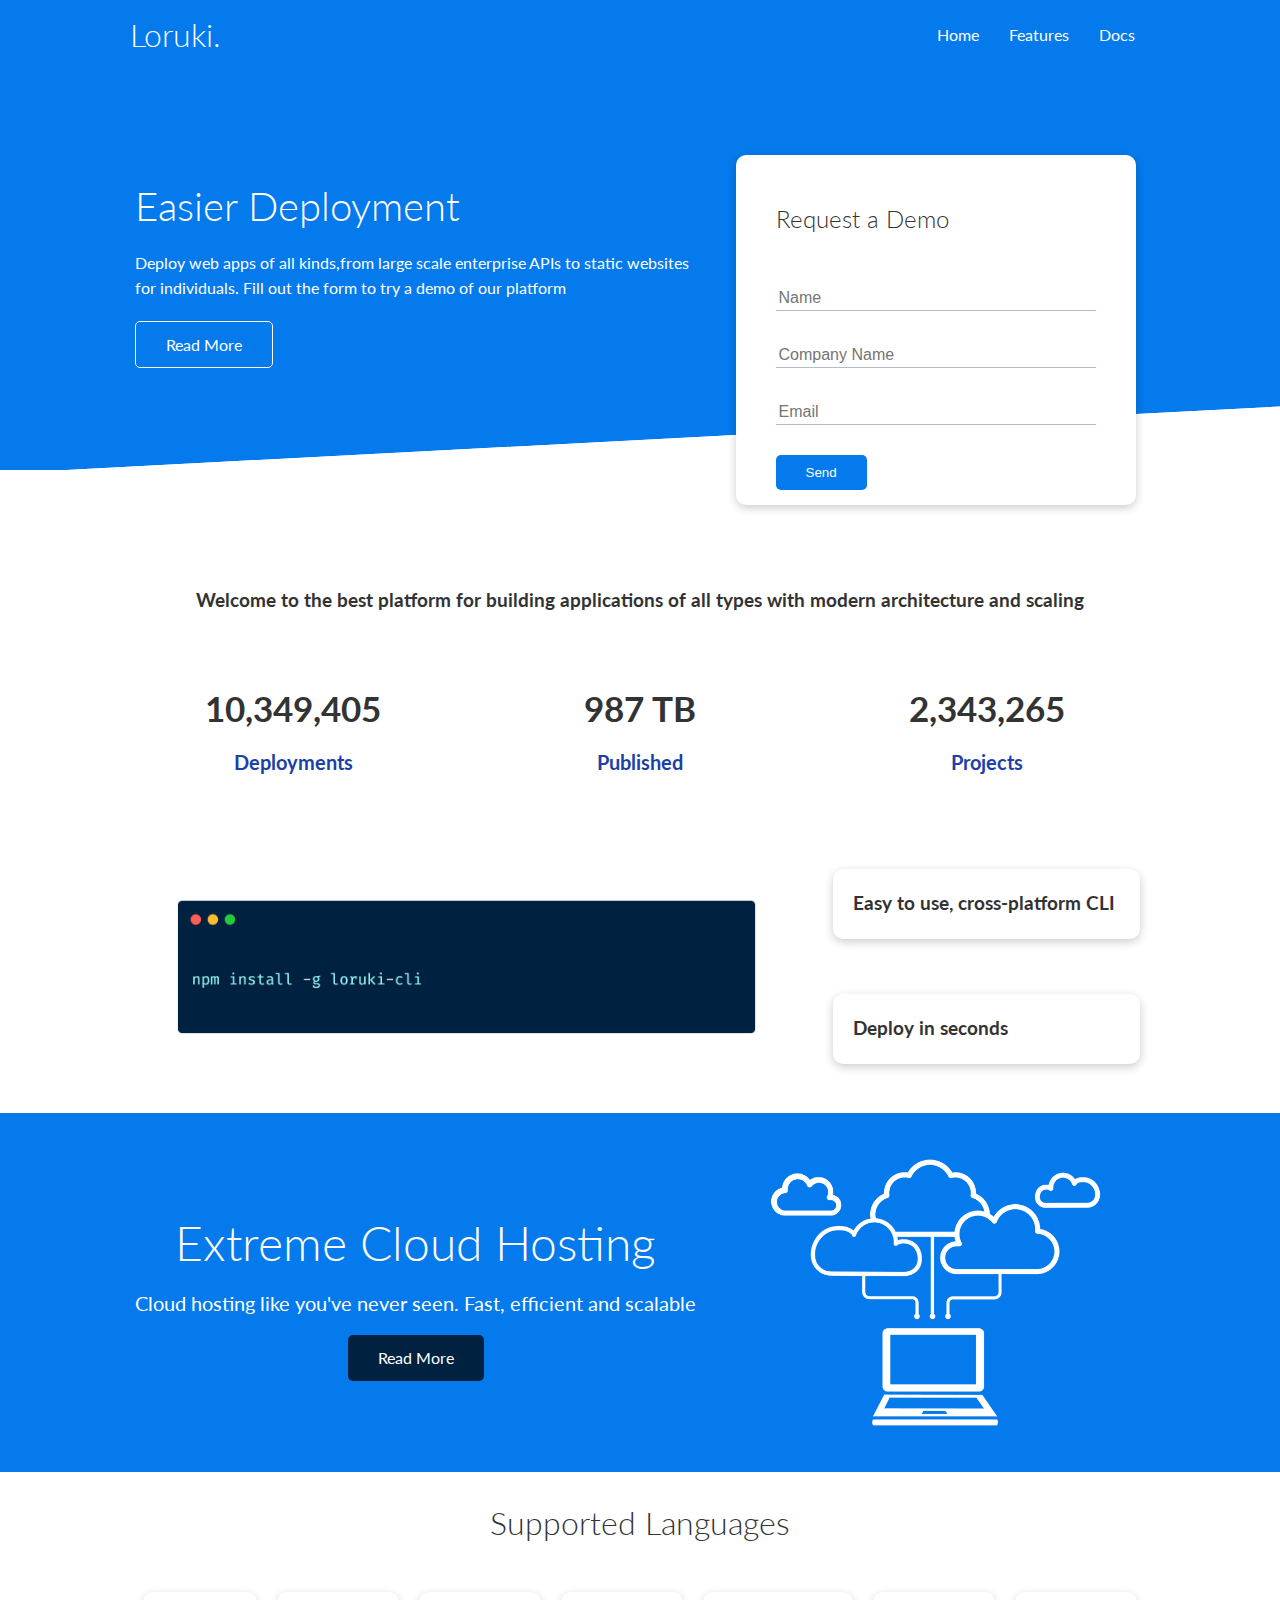
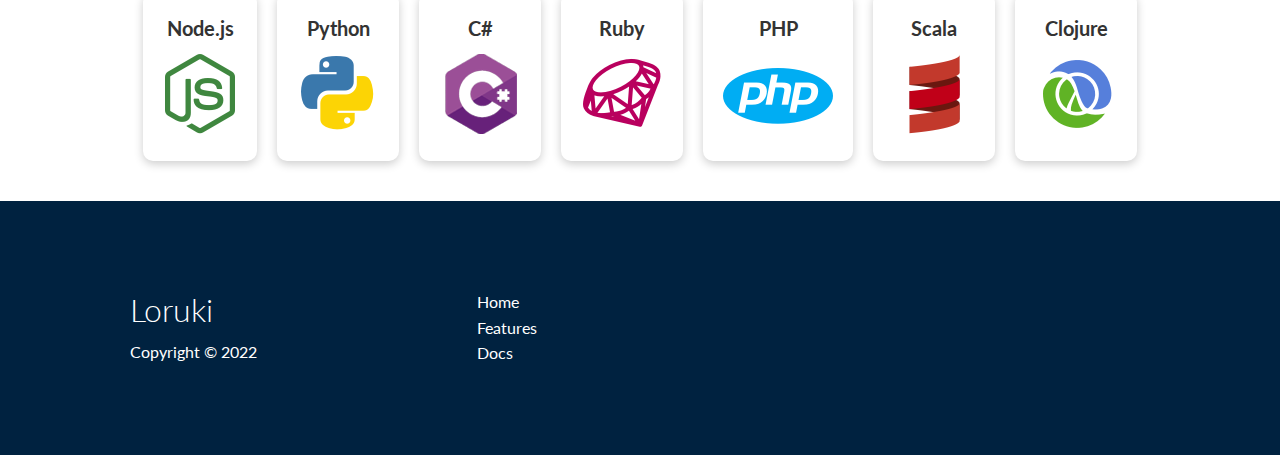
<file: index.html>
<!DOCTYPE html>
<html lang="en">
<head>
    <meta charset="UTF-8">
    <meta http-equiv="X-UA-Compatible" content="IE=edge">
    <meta name="viewport" content="width=device-width, initial-scale=1.0">
    <link rel="stylesheet" href="https://cdnjs.cloudflare.com/ajax/libs/font-awesome/6.1.1/css/all.min.css" integrity="sha512-KfkfwYDsLkIlwQp6LFnl8zNdLGxu9YAA1QvwINks4PhcElQSvqcyVLLD9aMhXd13uQjoXtEKNosOWaZqXgel0g==" crossorigin="anonymous" referrerpolicy="no-referrer" />
    <link rel="stylesheet" href="/styles/utilities.css">
    <link rel="stylesheet" href="/styles/style.css">
    <title>Loruki | Cloud Hosting For Everyone</title>
</head>
<body>
    <!-- Navbar -->
    <div class="navbar">
        <div class="container flex">
            <h1 class="logo">Loruki.</h1>
            <nav>
                <ul>
                    <li><a href="index.html">Home</a></li>
                    <li><a href="features.html">Features</a></li>
                    <li><a href="docs.html">Docs</a></li>
                </ul>
            </nav>
        </div>
    </div>

    <!-- Showcase -->
    <section class="showcase">
        <div class="container grid">
            <div class="showcase-text">
                <h1>Easier Deployment</h1>
                <p>Deploy web apps of all kinds,from
                    large scale enterprise APIs to static
                    websites for individuals. Fill out the
                    form to try a demo of our platform</p>
                <a href="features.html" class="btn btn-outline">Read More</a>
            </div>

            <div class="showcase-form card">
                <h2>Request a Demo</h2>
                <form name="contact" method="post" netlify-honeypot="bot-field" data-netlify="true">
                    <input type="hidden" name="form-name" value="contact">
                    <p class="hidden">
                        <label>Don't fill this out if you're a human: <input name="bot-field"></label>
                    </p>
                    <div class="form-control">
                        <input type="text" name="name" placeholder="Name" required>
                    </div>
                    <div class="form-control">
                        <input type="text" name="company" placeholder="Company Name" required>
                    </div>
                    <div class="form-control">
                        <input type="email" name="email" placeholder="Email" required>
                    </div>
                    <input type="submit" value="Send" class="btn btn-primary">
                </form>
            </div>
        </div>
    </section>

    <!-- Stats -->
    <section class="stats">
        <div class="container">
            <h3 class="stats-heading text-center my-1">
                Welcome to the best platform for building applications of all
                types with modern architecture and scaling
            </h3>

            <div class="grid grid-3 text-center my-4">
                <div>
                    <i class="fas fa-server fa-3x"></i>
                    <h3>10,349,405</h3>
                    <p class="text-secondary">Deployments</p>
                </div>
                <div>
                    <i class="fas fa-upload fa-3x"></i>
                    <h3>987 TB</h3>
                    <p class="text-secondary">Published</p>
                </div>
                <div>
                    <i class="fas fa-project-diagram fa-3x"></i>
                    <h3>2,343,265</h3>
                    <p class="text-secondary">Projects</p>
                </div>
            </div>
        </div>
    </section>

    <!-- Cli -->
    <section class="cli">
        <div class="container grid">
            <img src="images/cli.png" alt="">
            <div class="card">
                <h3>Easy to use, cross-platform CLI</h3>
            </div>
            <div class="card">
                <h3>Deploy in seconds</h3>
            </div>
        </div>
    </section>

    <!-- Cloud -->
    <section class="cloud bg-primary my-2 py-2">
        <div class="container grid">
            <div class="text-center">
                <h2 class="lg">Extreme Cloud Hosting</h2>
                <p class="lead my-1">Cloud hosting like you've never seen.
                    Fast, efficient and scalable
                </p>
                <a href="features.html" class="btn btn-dark">Read More</a>
            </div>
            <img src="images/cloud.png" alt="">
        </div>
    </section>

    <!-- Languages -->
    <section class="languages">
        <h2 class="md text-center my-2">
            Supported Languages
        </h2>
        <div class="container flex">
            <div class="card">
                <h4>Node.js</h4>
                <img src="images/logos/node.png" alt="">
            </div>
            <div class="card">
                <h4>Python</h4>
                <img src="images/logos/python.png" alt="">
              </div>
              <div class="card">
                <h4>C#</h4>
                <img src="images/logos/csharp.png" alt="">
              </div>
              <div class="card">
                <h4>Ruby</h4>
                <img src="images/logos/ruby.png" alt="">
              </div>
              <div class="card">
                <h4>PHP</h4>
                <img src="images/logos/php.png" alt="">
              </div>
              <div class="card">
                <h4>Scala</h4>
                <img src="images/logos/scala.png" alt="">
              </div>
              <div class="card">
                <h4>Clojure</h4>
                <img src="images/logos/clojure.png" alt="">
              </div>
        </div>
    </section>

    <!-- Footer -->
    <footer class="footer bg-dark py-5">
        <div class="container grid grid-3">
            <div>
                <h1>Loruki</h1>
                <p>Copyright &copy; 2022</p>
            </div>
            <nav>
                <ul>
                    <li><a href="index.html">Home</a></li>
                    <li><a href="features.html">Features</a></li>
                    <li><a href="docs.html">Docs</a></li>
                </ul>
            </nav>
            <div class="social">
                <a href="#"><i class="fab fa-github fa-2x"></i></a>
                <a href="#"><i class="fab fa-facebook fa-2x"></i></a>
                <a href="#"><i class="fab fa-instagram fa-2x"></i></a>
                <a href="#"><i class="fab fa-twitter fa-2x"></i></a>
            </div>
        </div>
    </footer>
</body>
</html>
</file>
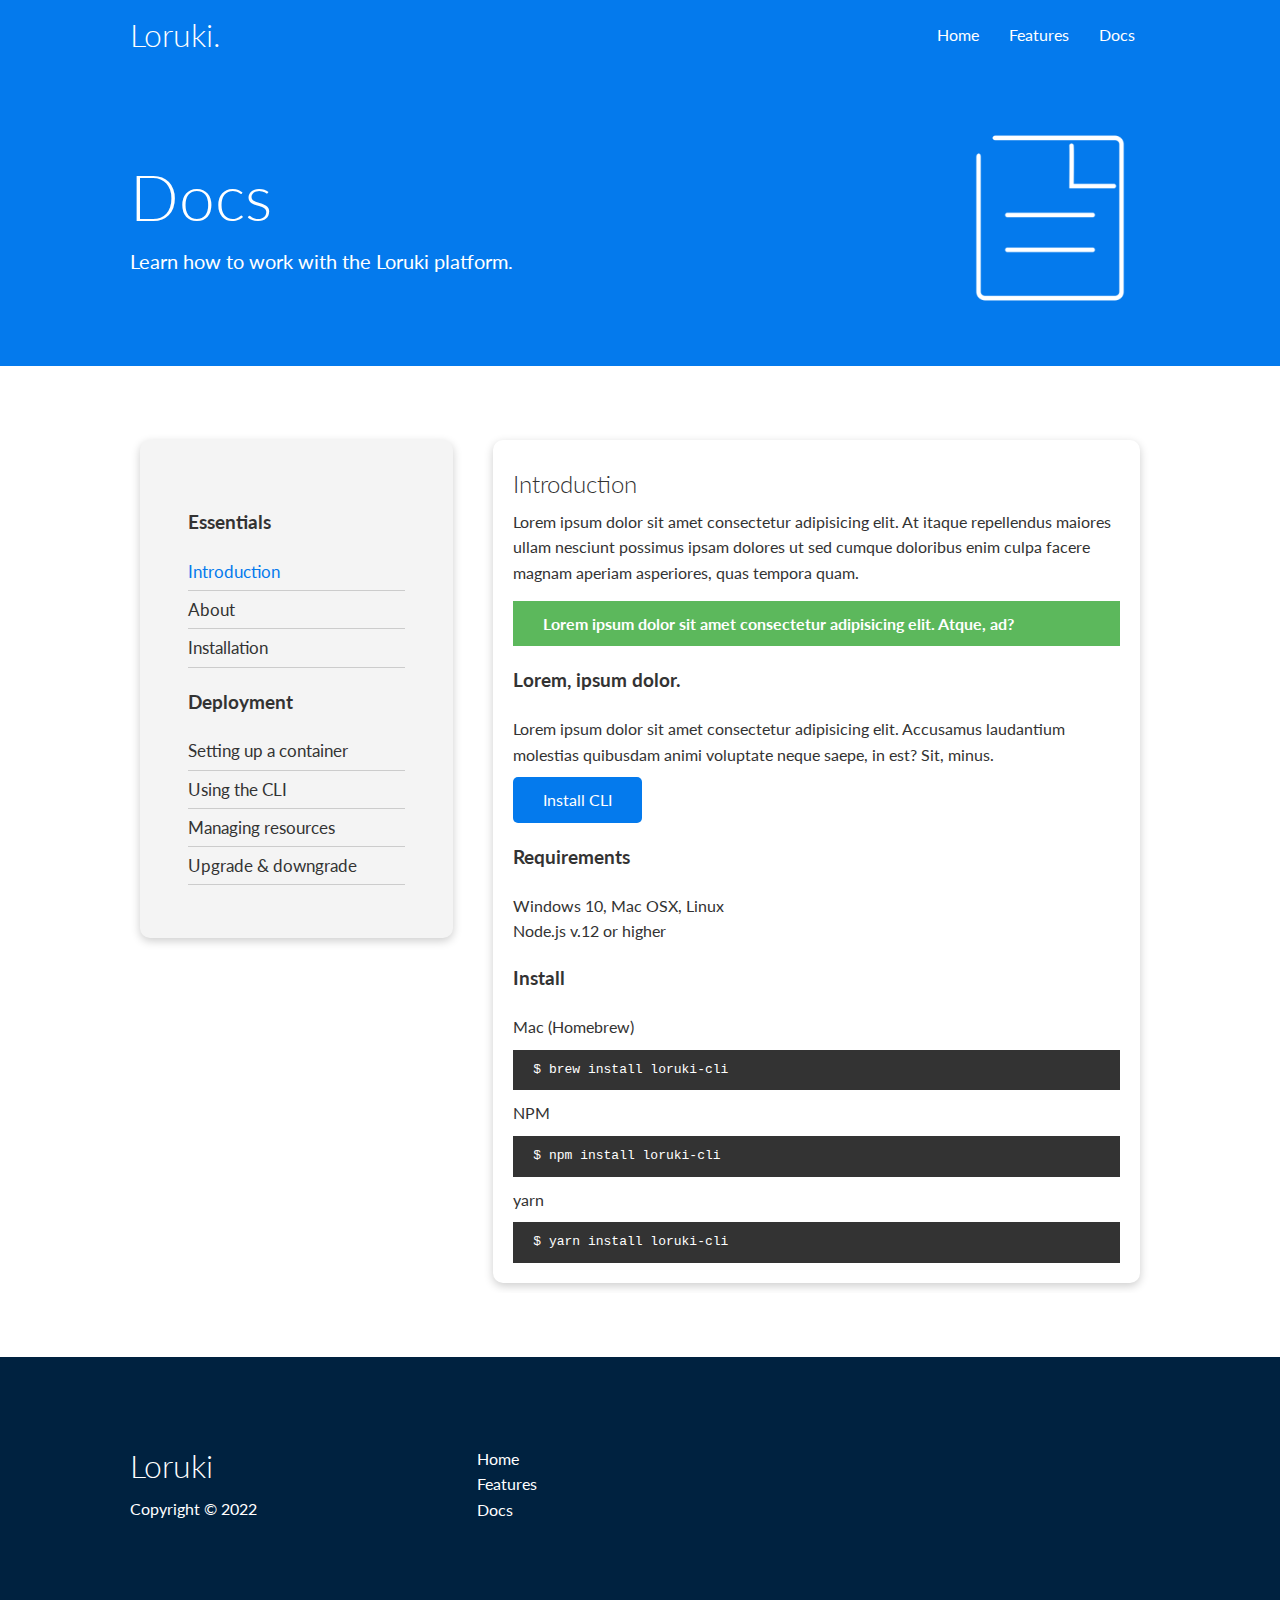
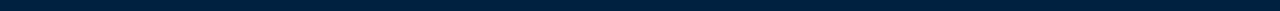
<file: docs.html>
<!DOCTYPE html>
<html lang="en">
<head>
    <meta charset="UTF-8">
    <meta http-equiv="X-UA-Compatible" content="IE=edge">
    <meta name="viewport" content="width=device-width, initial-scale=1.0">
    <link rel="stylesheet" href="https://cdnjs.cloudflare.com/ajax/libs/font-awesome/6.1.1/css/all.min.css" integrity="sha512-KfkfwYDsLkIlwQp6LFnl8zNdLGxu9YAA1QvwINks4PhcElQSvqcyVLLD9aMhXd13uQjoXtEKNosOWaZqXgel0g==" crossorigin="anonymous" referrerpolicy="no-referrer" />
    <link rel="stylesheet" href="/styles/utilities.css">
    <link rel="stylesheet" href="/styles/style.css">
    <title>Loruki | Cloud Hosting For Everyone</title>
</head>
<body>
    <!-- Navbar -->
    <div class="navbar">
        <div class="container flex">
            <h1 class="logo">Loruki.</h1>
            <nav>
                <ul>
                    <li><a href="index.html">Home</a></li>
                    <li><a href="features.html">Features</a></li>
                    <li><a href="docs.html">Docs</a></li>
                </ul>
            </nav>
        </div>
    </div>

    <!-- Head -->
    <section class="docs-head bg-primary py-3">
        <div class="container grid">
            <div>
                <h1 class="xl">Docs</h1>
                <p class="lead">
                    Learn how to work with the Loruki platform.
                </p>
            </div>
            <img src="images/docs.png" alt="">
        </div>
    </section>

    <!-- Docs main -->
    <section class="docs-main my-4">
        <div class="container grid">
            <div class="card bg-light p-3">
                <h3 class="my-2">Essentials</h3>
                <nav>
                    <ul>
                        <li><a class="text-primary" href="#">Introduction</a></li>
                        <li><a href="#">About</a></li>
                        <li><a href="#">Installation</a></li>
                    </ul>
                </nav>
                <h3 class="my-2">Deployment</h3>
                <nav>
                    <ul>
                        <li><a href="#">Setting up a container</a></li>
                        <li><a href="#">Using the CLI</a></li>
                        <li><a href="#">Managing resources</a></li>
                        <li><a href="#">Upgrade & downgrade</a></li>
                    </ul>
                </nav>
            </div>
            <div class="card">
                <h2>Introduction</h2>
                <p>
                    Lorem ipsum dolor sit amet consectetur adipisicing elit. At itaque repellendus maiores ullam nesciunt possimus ipsam dolores ut sed cumque doloribus enim culpa facere magnam aperiam asperiores, quas tempora quam.
                </p>

                <div class="alert alert-success">
                    <i class="fas fa-info"></i>
                    Lorem ipsum dolor sit amet consectetur adipisicing elit. Atque, ad?
                </div>

                <h3>Lorem, ipsum dolor.</h3>
                <p>Lorem ipsum dolor sit amet consectetur adipisicing elit. Accusamus laudantium molestias quibusdam animi voluptate neque saepe, in est? Sit, minus.</p>
                <a href="#" class="btn btn-primary">Install CLI</a>

                <h3>Requirements</h3>
                <ul>
                    <li>Windows 10, Mac OSX, Linux</li>
                    <li>Node.js v.12 or higher</li>
                </ul>

                <h3>Install</h3>
                <p>Mac (Homebrew)</p>
                <pre><code>$ brew install loruki-cli</code></pre>
                <p>NPM</p>
                <pre><code>$ npm install loruki-cli</code></pre>
                <p>yarn</p>
                <pre><code>$ yarn install loruki-cli</code></pre>

            </div>
        </div>
    </section>

    <!-- Footer -->
    <footer class="footer bg-dark py-5">
        <div class="container grid grid-3">
            <div>
                <h1>Loruki</h1>
                <p>Copyright &copy; 2022</p>
            </div>
            <nav>
                <ul>
                    <li><a href="index.html">Home</a></li>
                    <li><a href="features.html">Features</a></li>
                    <li><a href="docs.html">Docs</a></li>
                </ul>
            </nav>
            <div class="social">
                <a href="#"><i class="fab fa-github fa-2x"></i></a>
                <a href="#"><i class="fab fa-facebook fa-2x"></i></a>
                <a href="#"><i class="fab fa-instagram fa-2x"></i></a>
                <a href="#"><i class="fab fa-twitter fa-2x"></i></a>
            </div>
        </div>
    </footer>
</body>
</html>
</file>
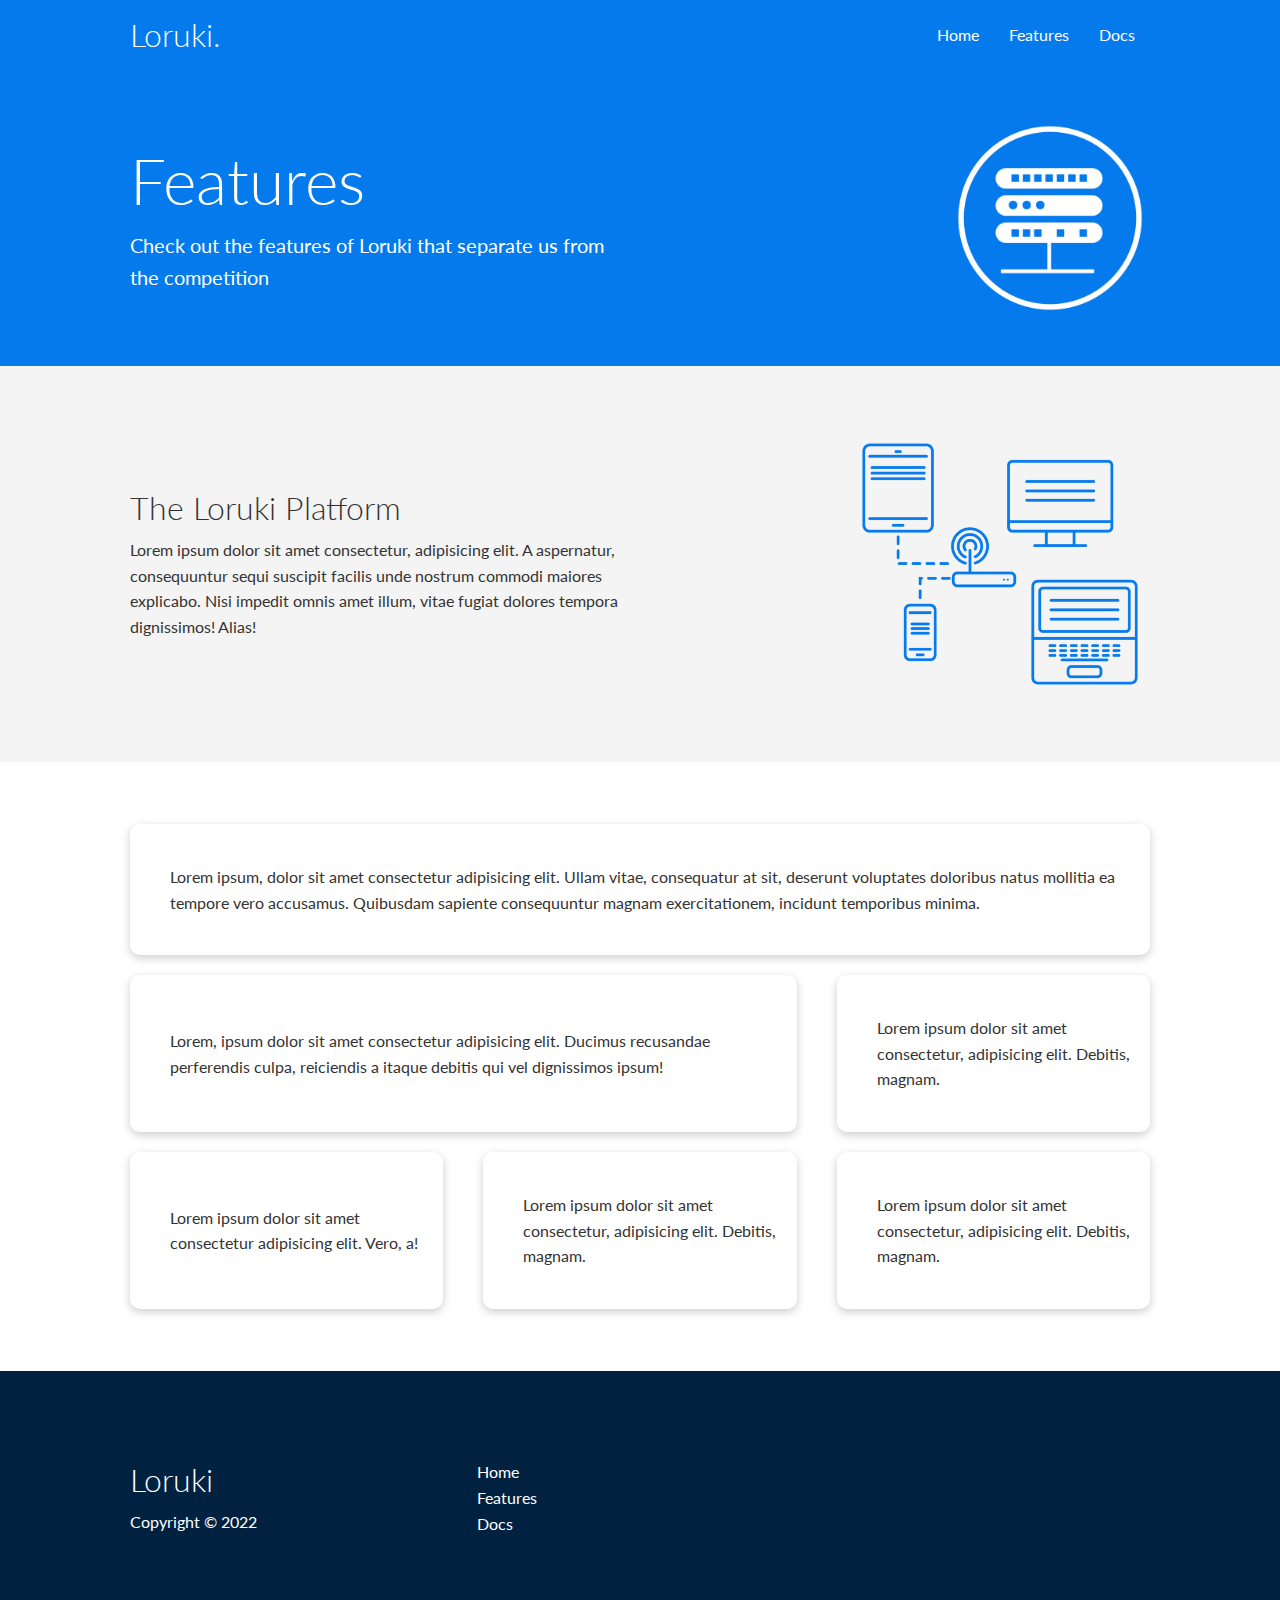
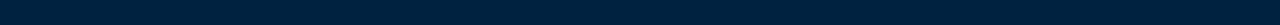
<file: features.html>
<!DOCTYPE html>
<html lang="en">
<head>
    <meta charset="UTF-8">
    <meta http-equiv="X-UA-Compatible" content="IE=edge">
    <meta name="viewport" content="width=device-width, initial-scale=1.0">
    <link rel="stylesheet" href="https://cdnjs.cloudflare.com/ajax/libs/font-awesome/6.1.1/css/all.min.css" integrity="sha512-KfkfwYDsLkIlwQp6LFnl8zNdLGxu9YAA1QvwINks4PhcElQSvqcyVLLD9aMhXd13uQjoXtEKNosOWaZqXgel0g==" crossorigin="anonymous" referrerpolicy="no-referrer" />
    <link rel="stylesheet" href="/styles/utilities.css">
    <link rel="stylesheet" href="/styles/style.css">
    <title>Loruki | Cloud Hosting For Everyone</title>
</head>
<body>
    <!-- Navbar -->
    <div class="navbar">
        <div class="container flex">
            <h1 class="logo">Loruki.</h1>
            <nav>
                <ul>
                    <li><a href="index.html">Home</a></li>
                    <li><a href="features.html">Features</a></li>
                    <li><a href="docs.html">Docs</a></li>
                </ul>
            </nav>
        </div>
    </div>

    <!-- Head -->
    <section class="features-head bg-primary py-3">
        <div class="container grid">
            <div>
                <h1 class="xl">Features</h1>
                <p class="lead">
                    Check out the features of Loruki that separate us from the competition
                </p>
            </div>
            <img src="images/server.png" alt="">
        </div>
    </section>

    <!-- Sub head -->
    <section class="features-sub-head bg-light py-3">
        <div class="container grid">
            <div>
                <h1 class="md">The Loruki Platform</h1>
                <p>
                    Lorem ipsum dolor sit amet consectetur, adipisicing elit. A aspernatur, consequuntur sequi suscipit facilis unde nostrum commodi maiores explicabo. Nisi impedit omnis amet illum, vitae fugiat dolores tempora dignissimos! Alias!
                </p>
            </div>
            <img src="images/server2.png" alt="">
        </div>
    </section>

    <section class="features-main my-2">
        <div class="container grid grid-3">
            <div class="card flex">
                <i class="fas fa-server fa-3x"></i>
                <p>
                    Lorem ipsum, dolor sit amet consectetur adipisicing elit. Ullam vitae, consequatur at sit, deserunt voluptates doloribus natus mollitia ea tempore vero accusamus. Quibusdam sapiente consequuntur magnam exercitationem, incidunt temporibus minima.
                </p>
            </div>
            <div class="card flex">
                <i class="fas fa-network-wired fa-3x"></i>
                <p>
                    Lorem, ipsum dolor sit amet consectetur adipisicing elit. Ducimus
                    recusandae perferendis culpa, reiciendis a itaque debitis qui vel
                    dignissimos ipsum!
                </p>
            </div>
            <div class="card flex">
                <i class="fas fa-laptop-code fa-3x"></i>
                <p>
                    Lorem ipsum dolor sit amet consectetur, adipisicing elit. Debitis,
                    magnam.
                </p>
            </div>
            <div class="card flex">
                <i class="fas fa-database fa-3x"></i>
                <p>
                    Lorem ipsum dolor sit amet consectetur adipisicing elit. Vero, a!
                </p>
            </div>
            <div class="card flex">
                <i class="fas fa-power-off fa-3x"></i>
                <p>
                    Lorem ipsum dolor sit amet consectetur, adipisicing elit. Debitis,
                    magnam.
                </p>
            </div>
            <div class="card flex">
                <i class="fas fa-upload fa-3x"></i>
                <p>
                    Lorem ipsum dolor sit amet consectetur, adipisicing elit. Debitis,
                    magnam.
                </p>
            </div>
        </div>
    </section>

    <!-- Footer -->
    <footer class="footer bg-dark py-5">
        <div class="container grid grid-3">
            <div>
                <h1>Loruki</h1>
                <p>Copyright &copy; 2022</p>
            </div>
            <nav>
                <ul>
                    <li><a href="index.html">Home</a></li>
                    <li><a href="features.html">Features</a></li>
                    <li><a href="docs.html">Docs</a></li>
                </ul>
            </nav>
            <div class="social">
                <a href="#"><i class="fab fa-github fa-2x"></i></a>
                <a href="#"><i class="fab fa-facebook fa-2x"></i></a>
                <a href="#"><i class="fab fa-instagram fa-2x"></i></a>
                <a href="#"><i class="fab fa-twitter fa-2x"></i></a>
            </div>
        </div>
    </footer>
</body>
</html>
</file>
<file: styles/utilities.css>
/* Utilities */
.container {
    max-width: 1100px;
    margin: 0 auto;
    overflow: auto;
    padding: 0 40px;
}

.card {
    background-color: #fff;
    color: #333;
    border-radius: 10px;
    box-shadow: 0 3px 10px rgba(0, 0, 0, 0.2);
    padding: 20px;
    margin: 10px;
}

.btn {
    display: inline-block;
    padding: 10px 30px;
    cursor: pointer;
    background-color: var(--primary-color);
    color: #fff;
    border: none;
    border-radius: 5px;
}

.btn-outline {
    background-color: transparent;
    border: 1px solid #fff;
}

.btn:hover {
    transform: scale(0.98);
}

/* Backgrounds & colored buttons */
.bg-primary,
.btn-primary {
    background-color: var(--primary-color);
    color: #fff;
}

.bg-secondary,
.btn-secondary {
    background-color: var(--secondary-color);
    color: #fff;
}

.bg-dark,
.btn-dark {
    background-color: var(--dark-color);
    color: #fff;
}

.bg-light,
.btn-light {
    background-color: var(--light-color);
    color: #333;
}

.bg-primary a,
.btn-primary a,
.bg-secondary a,
.btn-secondary a,
.bg-dark a,
.btn-dark a {
    color: #fff;
}

/* Text colors */
.text-primary{
    color: var(--primary-color);
}

.text-secondary {
    color: var(--secondary-color);
}

.text-dark {
    color: var(--dark-color);
}

.text-light {
    color: var(--light-color);
}

/* Text sizes */
.lead {
    font-size: 20px;
}

.sm {
    font-size: 1rem;
}

.md {
    font-size: 2rem;
}

.lg {
    font-size: 3rem;
}

.xl {
    font-size: 4rem;
}

.text-center {
    text-align: center;
}

/* Alert */
.alert {
    background-color: var(--light-color);
    padding: 10px 20px;
    font-weight: bold;
    margin: 15px 0;
}

.alert i {
    margin-right: 10px;
}

.alert-success {
    background-color: var(--success-color);
    color: #fff;
}

.alert-error {
    background-color: var(--error-color);
    color: #fff;
}

.flex {
    display: flex;
    justify-content: center;
    align-items: center;
    height: 100%;
}

.grid {
    display: grid;
    grid-template-columns: repeat(2, 1fr);
    gap: 20px;
    justify-content: center;
    align-items: center;
    height: 100%;
}

.grid-3 {
    grid-template-columns: repeat(3, 1fr);
}

/* Margin */
.my-1 {
    margin: 1rem 0;
}

.my-2 {
    margin: 2rem 0;
}

.my-3 {
    margin: 3rem 0;
}

.my-4 {
    margin: 4rem 0;
}

.my-5 {
    margin: 5rem 0;
}

.m-1 {
    margin: 1rem;
}

.m-2 {
    margin: 2rem;
}

.m-3 {
    margin: 3rem;
}

.m-4 {
    margin: 4rem;
}

.m-5 {
    margin: 5rem;
}

/* Padding */

.py-1 {
    padding: 1rem 0;
}

.py-2 {
    padding: 2rem 0;
}

.py-3 {
    padding: 3rem 0;
}

.py-4 {
    padding: 4rem 0;
}

.py-5 {
    padding: 5rem 0;
}

.p-1 {
    padding: 1rem;
}

.p-2 {
    padding: 2rem;
}

.p-3 {
    padding: 3rem;
}

.p-4 {
    padding: 4rem;
}

.p-5 {
    padding: 5rem;
}
</file>
<file: styles/style.css>
@import url('https://fonts.googleapis.com/css2?family=Lato:wght@300&display=swap');

:root {
    --primary-color: #047aed;
    --secondary-color: #1c3fa8;
    --dark-color: #002240;
    --light-color: #f4f4f4;
    --success-color: #5cb85c;
    --error-color: #d9534f;
}

* {
    margin: 0;
    padding: 0;
    box-sizing: border-box;
}

body {
    font-family: 'Lato', sans-serif;
    color: #333;
    line-height: 1.6;
}

ul {
    list-style-type: none;
}

a {
    text-decoration: none;
    color: #333;
}

h1,
h2 {
    font-weight: 300;
    line-height: 1.2;
    margin: 10px 0;
}

p {
    margin: 10px 0;
}

img {
    width: 100%;
}

code, pre {
    background-color: #333;
    color: #fff;
    padding: 10px;
}

/* Navbar */
.navbar {
    background-color: var(--primary-color);
    color: #fff;
    height: 70px;
}

.navbar ul {
    display: flex;
}

.navbar a {
    color: #ffff;
    padding: 10px;
    margin: 0 5px;
}

.navbar a:hover {
    border-bottom: 2px solid #ffff;
}

.navbar .flex {
    justify-content: space-between;
}

.hidden {
    visibility: hidden;
    height: 0;
}

/* Showcase */
.showcase {
    height: 400px;
    background-color: var(--primary-color);
    color: #ffff;
    position: relative;
}

.showcase h1 {
    font-size: 40px;
}

.showcase p {
    margin: 20px 0;
}

.showcase .grid {
    grid-template-columns: 55% auto;
    gap: 30px;
    overflow: visible;
}

.showcase-text {
    animation: slideInFromLeft 1000ms ease-in;
}

.showcase-form {
    position: relative;
    top: 60px;
    height: 350px;
    width: 400px;
    padding: 40px;
    z-index: 100;
    justify-self: flex-end;
    animation: slideInFromRight 1000ms ease-in;
}

.showcase-form .form-control {
    margin: 30px 0;
}

.showcase-form input[type='text'],
.showcase-form input[type='email'] {
    border: 0;
    border-bottom: 1px solid #b4becb;
    width: 100%;
    padding: 3px;
    font-size: 16px;
}

.showcase-form input:focus {
    outline: none;
}

.showcase::before,
.showcase::after {
    content: '';
    position: absolute;
    height: 100px;
    bottom: -70px;
    right: 0;
    left: 0;
    background-color: #fff;
    transform: skewY(-3deg);
    -webkit-transform: skewY(-3deg);
    -moz-transform: skewY(-3deg);
    -ms-transform: skewY(-3deg);
}

/* Stats */
.stats {
    padding-top: 100px;
    animation: slideInFromBottom 1000ms ease-in;
}

.stats-headin {
    max-width: 500px;
    margin: auto;
}

.stats .grid h3 {
    font-size: 35px;
}

.stats .grid p {
    font-size: 20px;
    font-weight: bold;
}

/* Cli */
.cli .grid {
    grid-template-columns: repeat(3, 1fr);
    grid-template-rows: repeat(2, 1fr);
}

.cli .grid > *:first-child {
    grid-column: 1 / span 2;
    grid-row: 1 / span 2;
}

/* Cloud */
.cloud .grid {
    grid-template-columns: 4fr 3fr;
}

/* Languages */
.languages .flex {
    flex-wrap: wrap;
}

.languages .card {
    text-align: center;
    margin: 18px 10px 40px;
    transition: transform 200ms ease-in;
}

.languages .card h4 {
    font-size: 20px;
    margin-bottom: 10px;
}

.languages .card:hover {
    transform: translateY(-15px);
}

/* Features */
.features-head img , .docs-head img{
    width: 200px;
    justify-self: flex-end;
}

.features-sub-head img {
    width: 300px;
    justify-self: flex-end;
}

.features-main .grid {
    padding: 30px;
}

.features-main .grid > *:first-child {
    grid-column: 1 / span 3;
}

.features-main .grid > *:nth-child(2) {
    grid-column: 1 / span 2;
}

.features-main .card > i {
    margin-right: 20px;
}

/* Docs */
.docs-main h3 {
    margin: 20px 0;
}

.docs-main .grid {
    grid-template-columns: 1fr 2fr;
    align-items: flex-start;
}

.docs-main nav li {
    font-size: 17px;
    padding-bottom: 5px;
    margin-bottom: 5px;
    border-bottom: 1px solid #ccc;
}

.docs-main a:hover {
    font-weight: bold;
}

/* Footer */
.footer .social {
    margin: 0 10px;
}

/* Animations */
@keyframes slideInFromLeft {
    0% { transform: translateX(-100%); }
    100% { transform: translateX(0); }
}

@keyframes slideInFromRight {
    0% { transform: translateX(100%); }
    100% { transform: translateX(0); }
}

@keyframes slideInFromTop {
    0% { transform: translateY(-100%); }
    100% { transform: translateX(0); }
}

@keyframes slideInFromBottom {
    0% { transform: translateY(100%); }
    100% { transform: translateX(0); }
}

/* Tablets and under */
@media (max-width: 768px){
    .grid,
    .showcase .grid,
    .stats .grid,
    .cli .grid,
    .cloud .grid,
    .features-main .grid,
    .docs-main .grid {
        grid-template-columns: 1fr;
        grid-template-rows: 1fr;
    }

    .showcase {
        height: auto;
    }

    .showcase-text {
        text-align: center;
        margin-top: 40px;
        animation: slideInFromTop 1000ms ease-in;

    }

    .showcase-form {
        justify-self: center;
        margin: auto;
        animation: slideInFromBottom 1000ms ease-in;

    }

    .cli .grid > *:first-child {
        grid-column: 1;
        grid-row: 1;
    }

    .features-head,
    .features-sub-head,
    .docs-head {
        text-align: center;
    }

    .features-head img,
    .features-sub-head img,
    .docs-head img {
        justify-self: center;
    }

    .features-main .grid > *:first-child,
    .features-main .grid > *:nth-child(2) {
        grid-column: 1;
        grid-row: 1;
    }
}

/* Mobile */

@media (max-width: 500px){
    .navbar {
        height: 110px;
    }

    .navbar .flex {
        flex-direction: column;
    }

    .navbar ul {
        padding: 10px;
        background-color: rgba(0, 0, 0, 0.1);
    }
}
</file>
